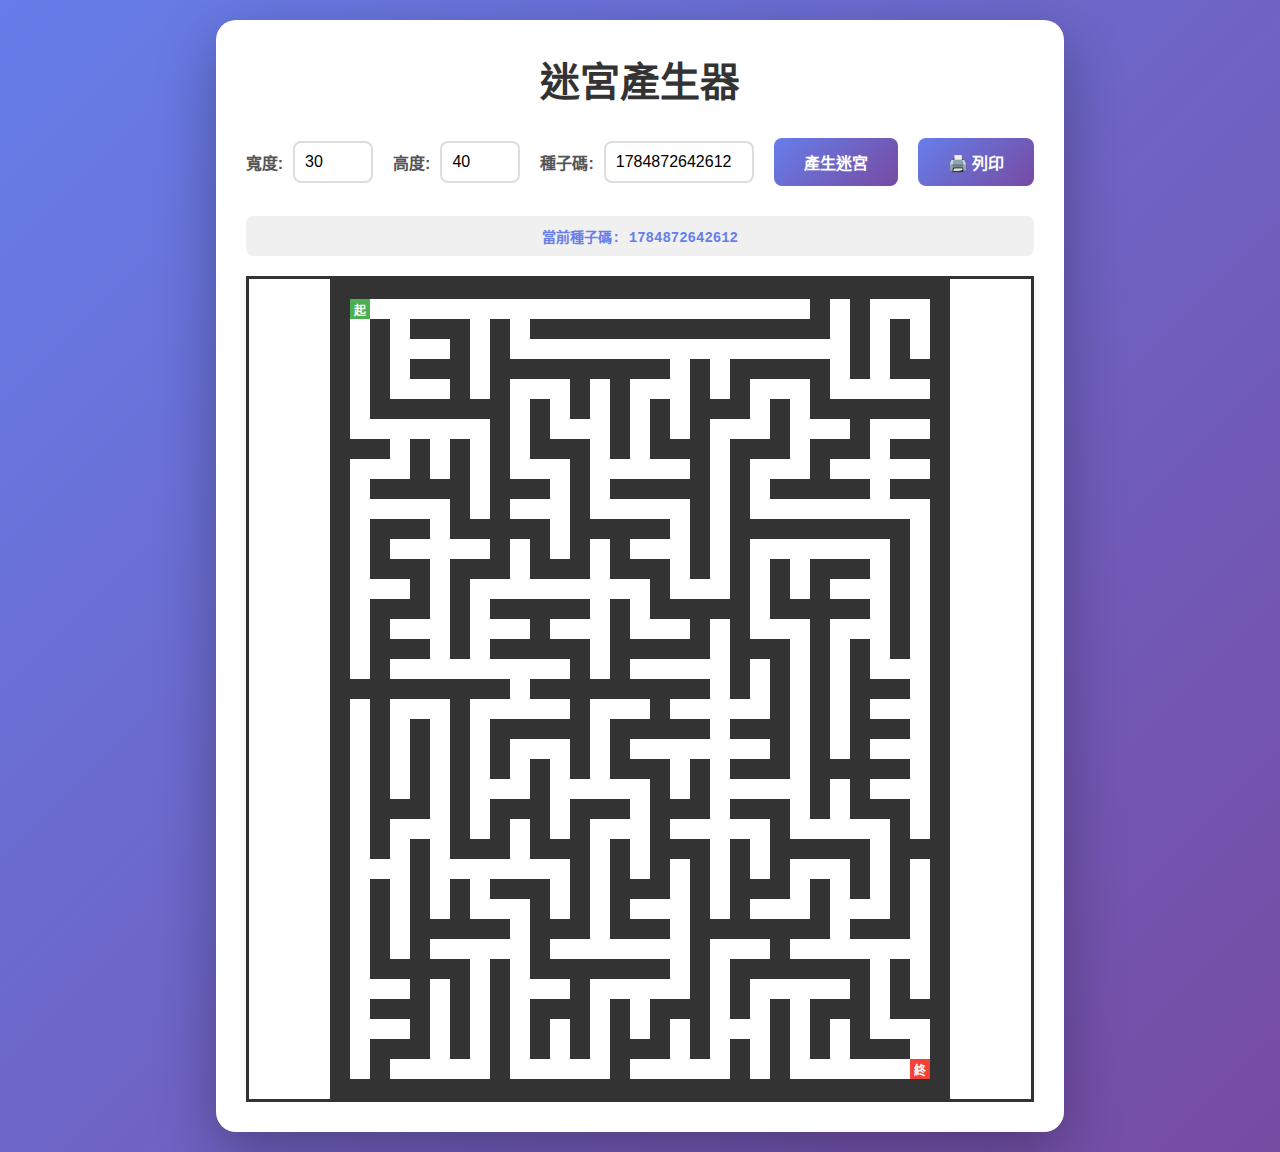
<file: index.html>
<!DOCTYPE html>
<html lang="zh-TW">
<head>
    <meta charset="UTF-8">
    <meta name="viewport" content="width=device-width, initial-scale=1.0">
    <title>迷宮產生器</title>
    <link rel="stylesheet" href="style.css?v=4">
</head>
<body>
    <div class="container">
        <h1>迷宮產生器</h1>
        <div class="controls">
            <div class="input-group">
                <label for="width">寬度:</label>
                <input type="number" id="width" min="5" max="50" value="30">
            </div>
            <div class="input-group">
                <label for="height">高度:</label>
                <input type="number" id="height" min="5" max="50" value="40">
            </div>
            <div class="input-group">
                <label for="seed">種子碼:</label>
                <input type="text" id="seed" placeholder="留空隨機生成">
            </div>
            <button id="generateBtn">產生迷宮</button>
            <button id="printBtn">🖨️ 列印</button>
        </div>
        <div id="seedDisplay" class="seed-display"></div>
        <div id="maze"></div>
        <div class="print-only footer">
            <p>線上產生器: https://wmh.github.io/maze/</p>
        </div>
    </div>
    <script src="maze.js"></script>
</body>
</html>
</file>
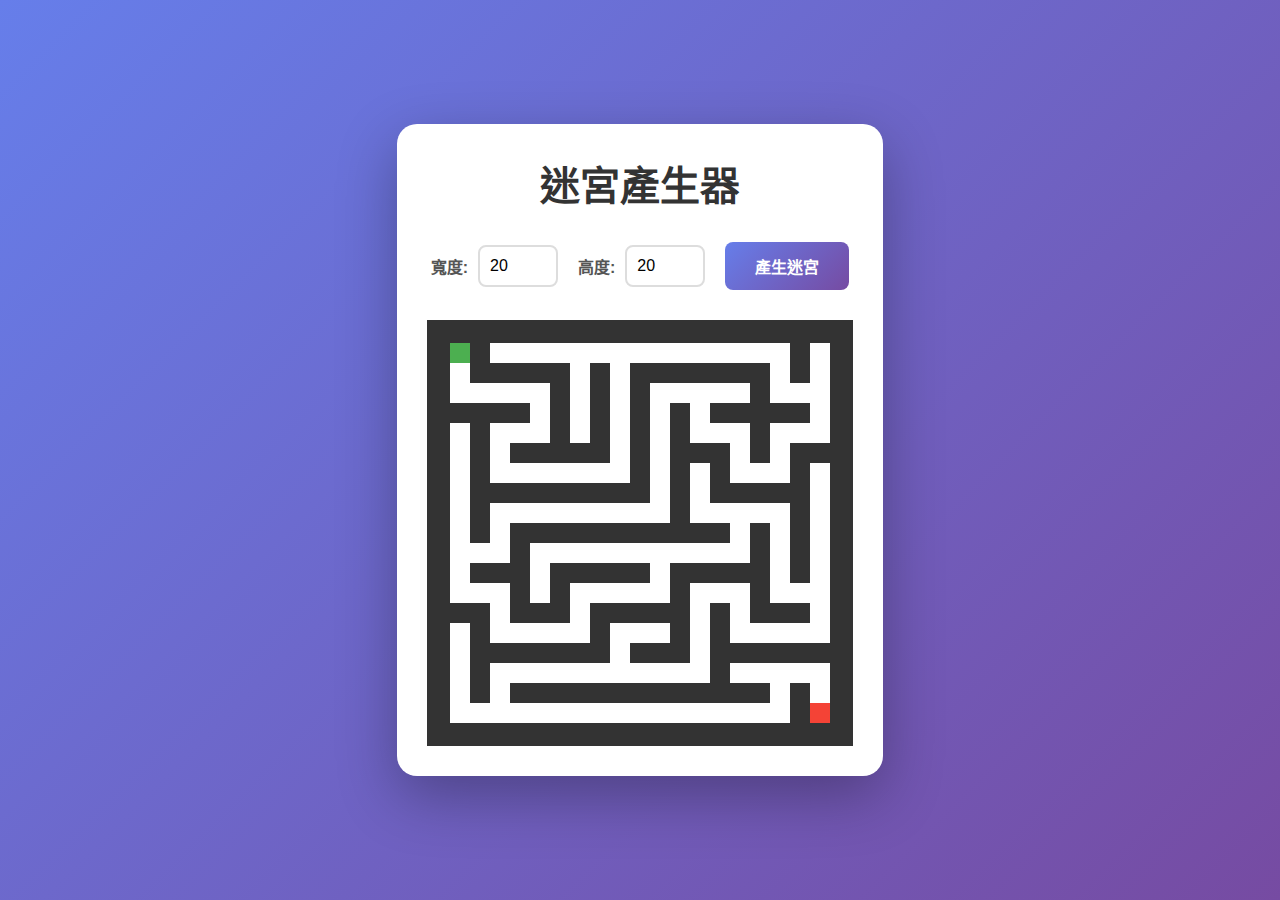
<file: docs/index.html>
<!DOCTYPE html>
<html lang="zh-TW">
<head>
    <meta charset="UTF-8">
    <meta name="viewport" content="width=device-width, initial-scale=1.0">
    <title>迷宮產生器</title>
    <link rel="stylesheet" href="style.css">
</head>
<body>
    <div class="container">
        <h1>迷宮產生器</h1>
        <div class="controls">
            <div class="input-group">
                <label for="width">寬度:</label>
                <input type="number" id="width" min="5" max="50" value="20">
            </div>
            <div class="input-group">
                <label for="height">高度:</label>
                <input type="number" id="height" min="5" max="50" value="20">
            </div>
            <button id="generateBtn">產生迷宮</button>
        </div>
        <div id="maze"></div>
    </div>
    <script src="maze.js"></script>
</body>
</html>
</file>
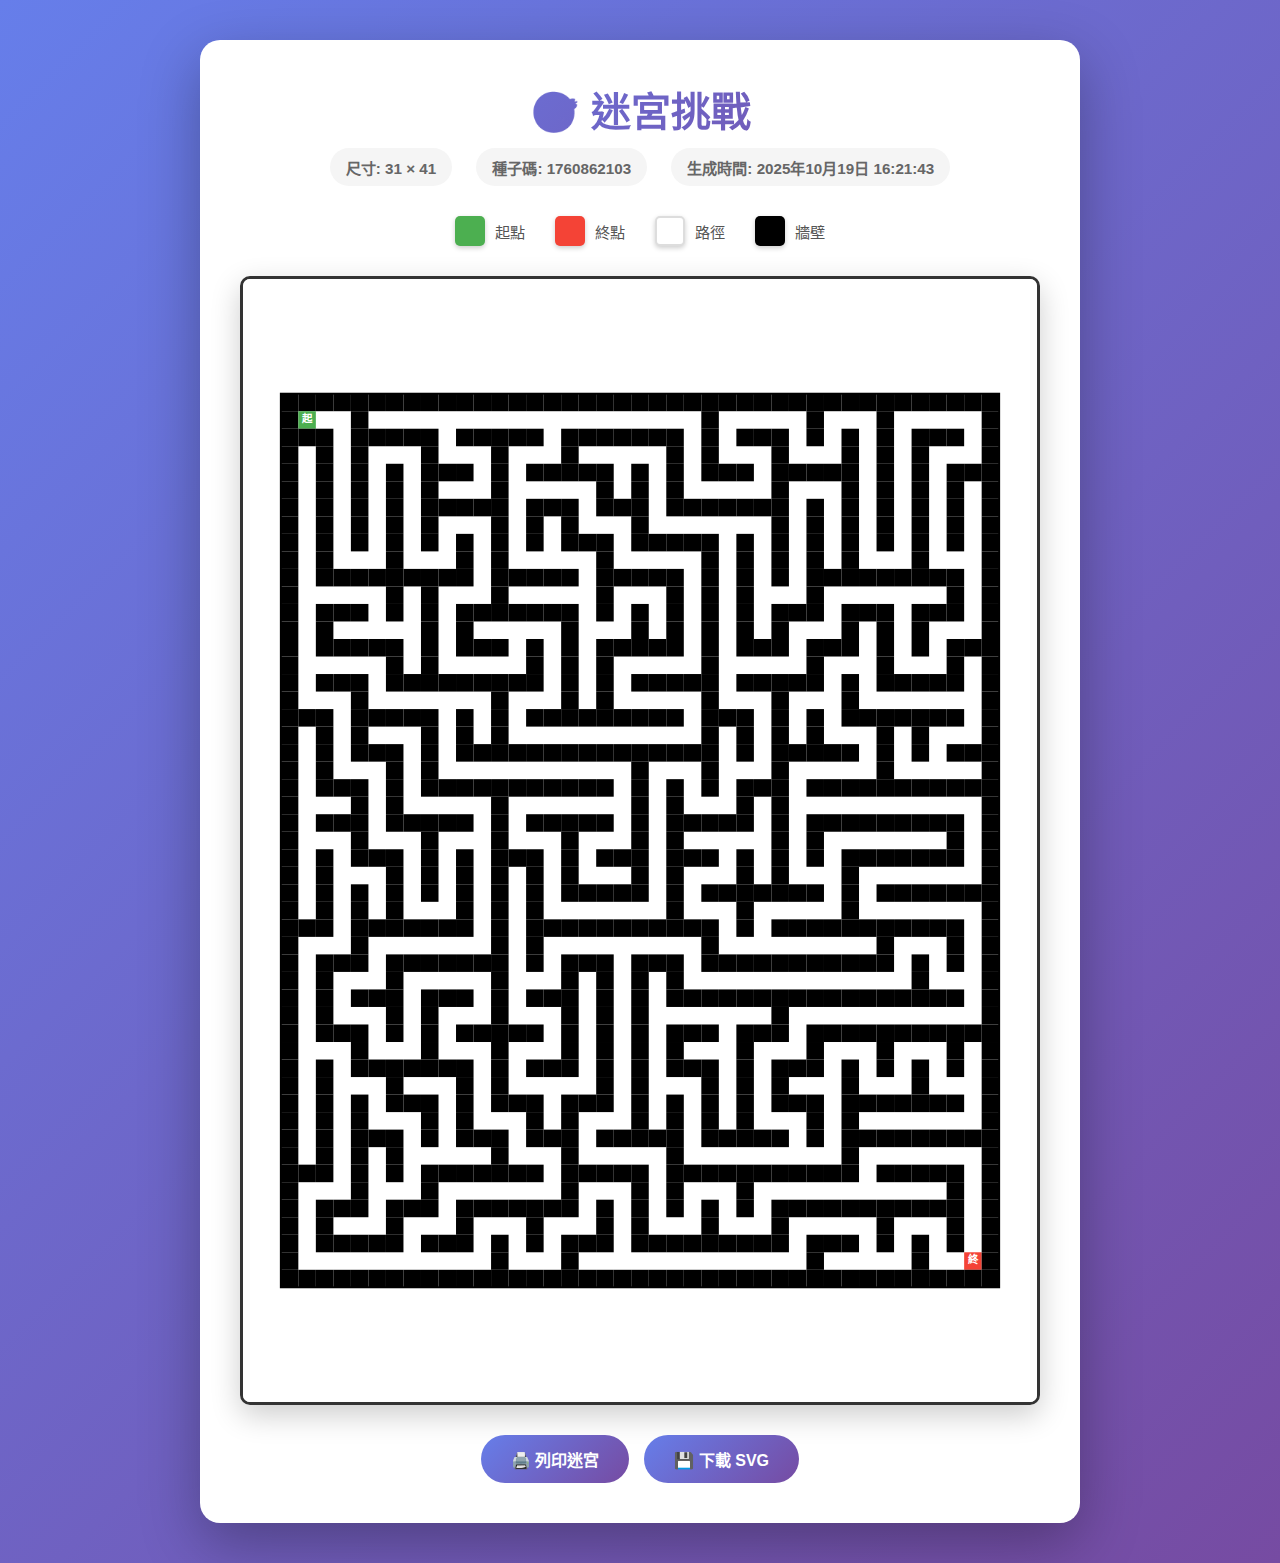
<file: maze.html>
<!DOCTYPE html>
<html lang="zh-TW">
<head>
    <meta charset="UTF-8">
    <meta name="viewport" content="width=device-width, initial-scale=1.0">
    <title>迷宮 - 31x41</title>
    <style>
        * {
            margin: 0;
            padding: 0;
            box-sizing: border-box;
        }
        body {
            font-family: 'Microsoft JhengHei', 'PingFang TC', 'Heiti TC', sans-serif;
            background: linear-gradient(135deg, #667eea 0%, #764ba2 100%);
            min-height: 100vh;
            display: flex;
            flex-direction: column;
            align-items: center;
            padding: 40px 20px;
        }
        .container {
            background: white;
            border-radius: 20px;
            padding: 40px;
            box-shadow: 0 20px 60px rgba(0, 0, 0, 0.3);
            max-width: 95vw;
            animation: fadeIn 0.5s ease-out;
        }
        @keyframes fadeIn {
            from { opacity: 0; transform: translateY(-20px); }
            to { opacity: 1; transform: translateY(0); }
        }
        h1 {
            text-align: center;
            color: #333;
            margin-bottom: 10px;
            font-size: 2.5em;
            background: linear-gradient(135deg, #667eea 0%, #764ba2 100%);
            -webkit-background-clip: text;
            -webkit-text-fill-color: transparent;
            background-clip: text;
        }
        .info {
            text-align: center;
            color: #666;
            margin-bottom: 30px;
            font-size: 0.95em;
        }
        .info span {
            display: inline-block;
            margin: 0 10px;
            padding: 8px 16px;
            background: #f5f5f5;
            border-radius: 20px;
            font-weight: bold;
        }
        .legend {
            display: flex;
            justify-content: center;
            gap: 30px;
            margin-bottom: 30px;
            flex-wrap: wrap;
        }
        .legend-item {
            display: flex;
            align-items: center;
            gap: 10px;
            font-size: 0.95em;
            color: #555;
        }
        .legend-box {
            width: 30px;
            height: 30px;
            border-radius: 5px;
            box-shadow: 0 2px 5px rgba(0, 0, 0, 0.2);
        }
        .maze-wrapper {
            display: flex;
            justify-content: center;
            margin-bottom: 30px;
        }
        .maze-svg {
            border: 3px solid #333;
            border-radius: 10px;
            box-shadow: 0 10px 30px rgba(0, 0, 0, 0.2);
            max-width: 100%;
            height: auto;
        }
        .actions {
            display: flex;
            justify-content: center;
            gap: 15px;
            flex-wrap: wrap;
        }
        .btn {
            padding: 12px 30px;
            background: linear-gradient(135deg, #667eea 0%, #764ba2 100%);
            color: white;
            border: none;
            border-radius: 25px;
            font-size: 16px;
            font-weight: bold;
            cursor: pointer;
            transition: transform 0.2s, box-shadow 0.2s;
            text-decoration: none;
            display: inline-block;
        }
        .btn:hover {
            transform: translateY(-2px);
            box-shadow: 0 5px 15px rgba(102, 126, 234, 0.4);
        }
        .btn:active {
            transform: translateY(0);
        }
        @media print {
            body {
                background: white;
                padding: 0;
            }
            .container {
                box-shadow: none;
                padding: 0;
            }
            h1, .info, .legend, .actions {
                display: none;
            }
            .maze-svg {
                border: none;
                box-shadow: none;
            }
        }
    </style>
</head>
<body>
    <div class="container">
        <h1>🎯 迷宮挑戰</h1>
        <div class="info">
            <span>尺寸: 31 × 41</span>
            <span>種子碼: 1760862103</span>
            <span>生成時間: 2025年10月19日 16:21:43</span>
        </div>
        <div class="legend">
            <div class="legend-item">
                <div class="legend-box" style="background: #4CAF50;"></div>
                <span>起點</span>
            </div>
            <div class="legend-item">
                <div class="legend-box" style="background: #f44336;"></div>
                <span>終點</span>
            </div>
            <div class="legend-item">
                <div class="legend-box" style="background: white; border: 2px solid #ddd;"></div>
                <span>路徑</span>
            </div>
            <div class="legend-item">
                <div class="legend-box" style="background: black;"></div>
                <span>牆壁</span>
            </div>
        </div>
        <div class="maze-wrapper">
            <img src="maze.svg" alt="迷宮" class="maze-svg">
        </div>
        <div class="actions">
            <button class="btn" onclick="window.print()">🖨️ 列印迷宮</button>
            <a href="maze.svg" download class="btn">💾 下載 SVG</a>
        </div>
    </div>
</body>
</html>
</file>
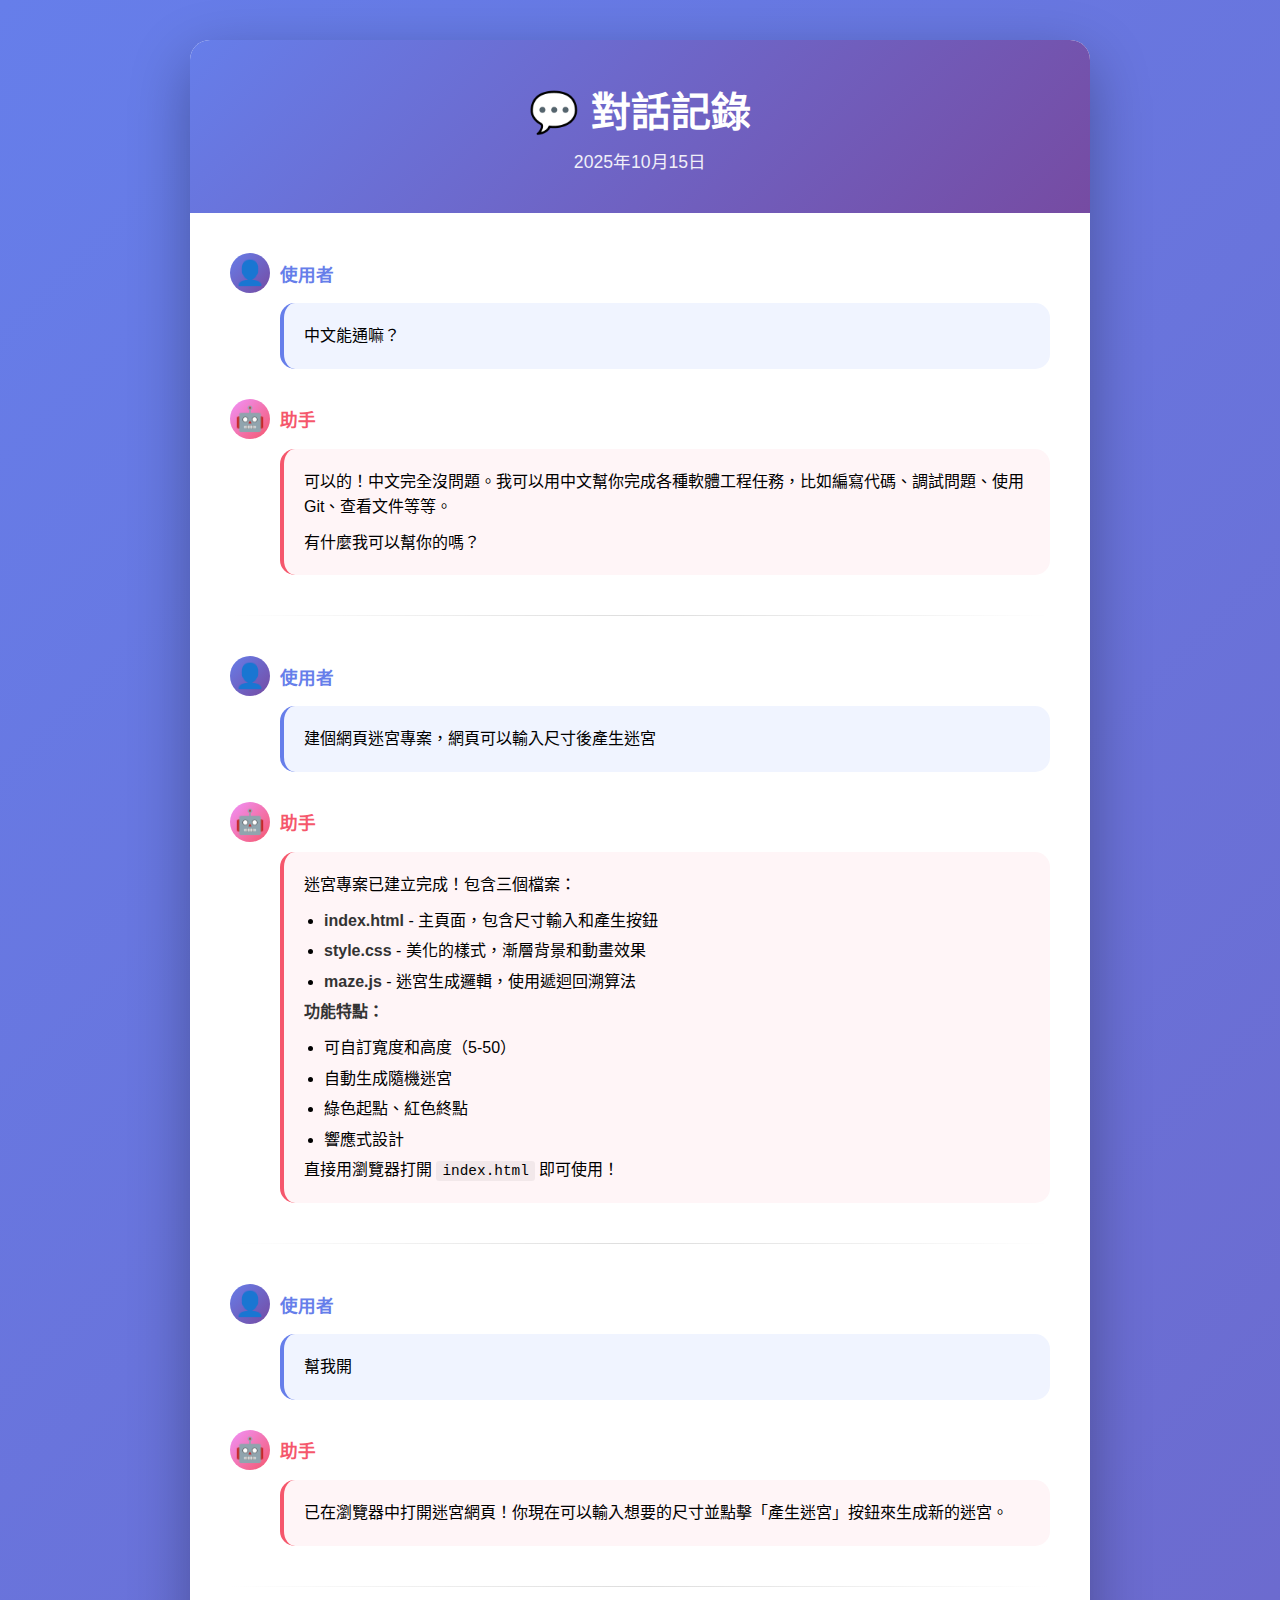
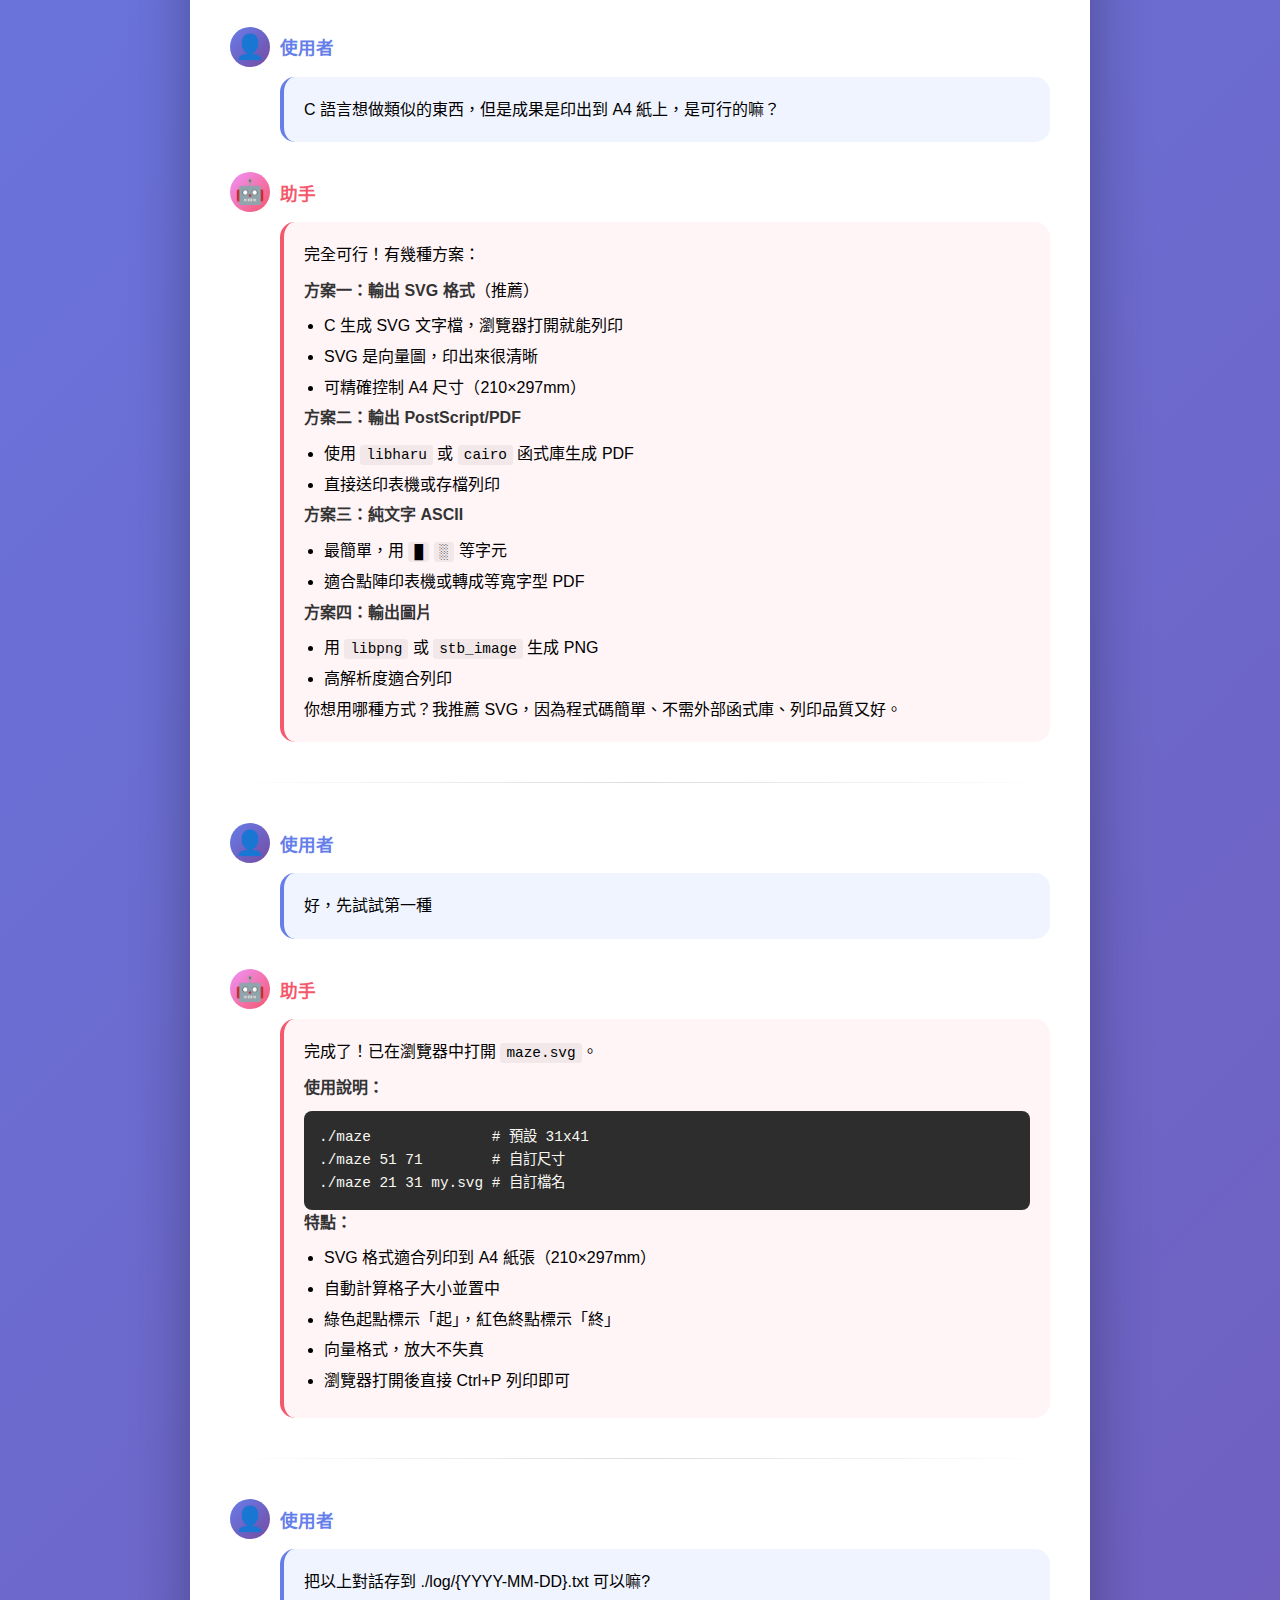
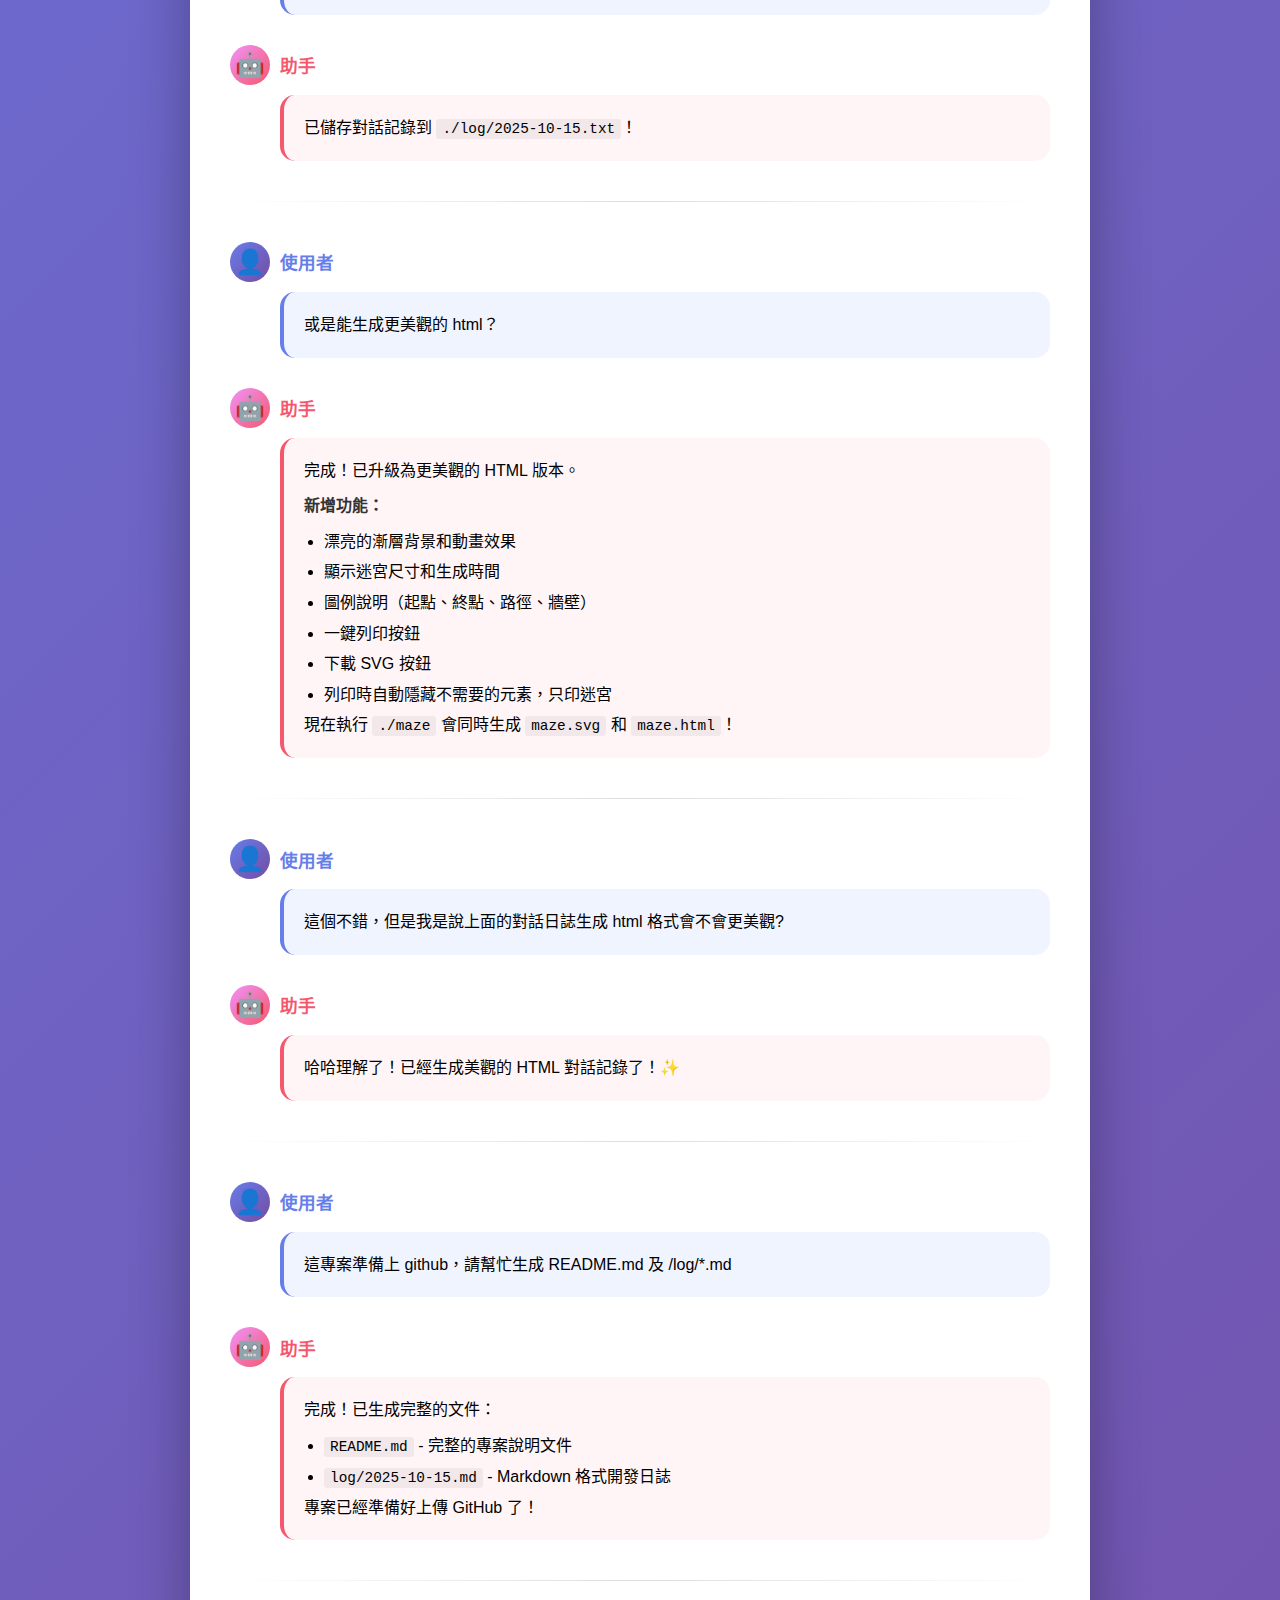
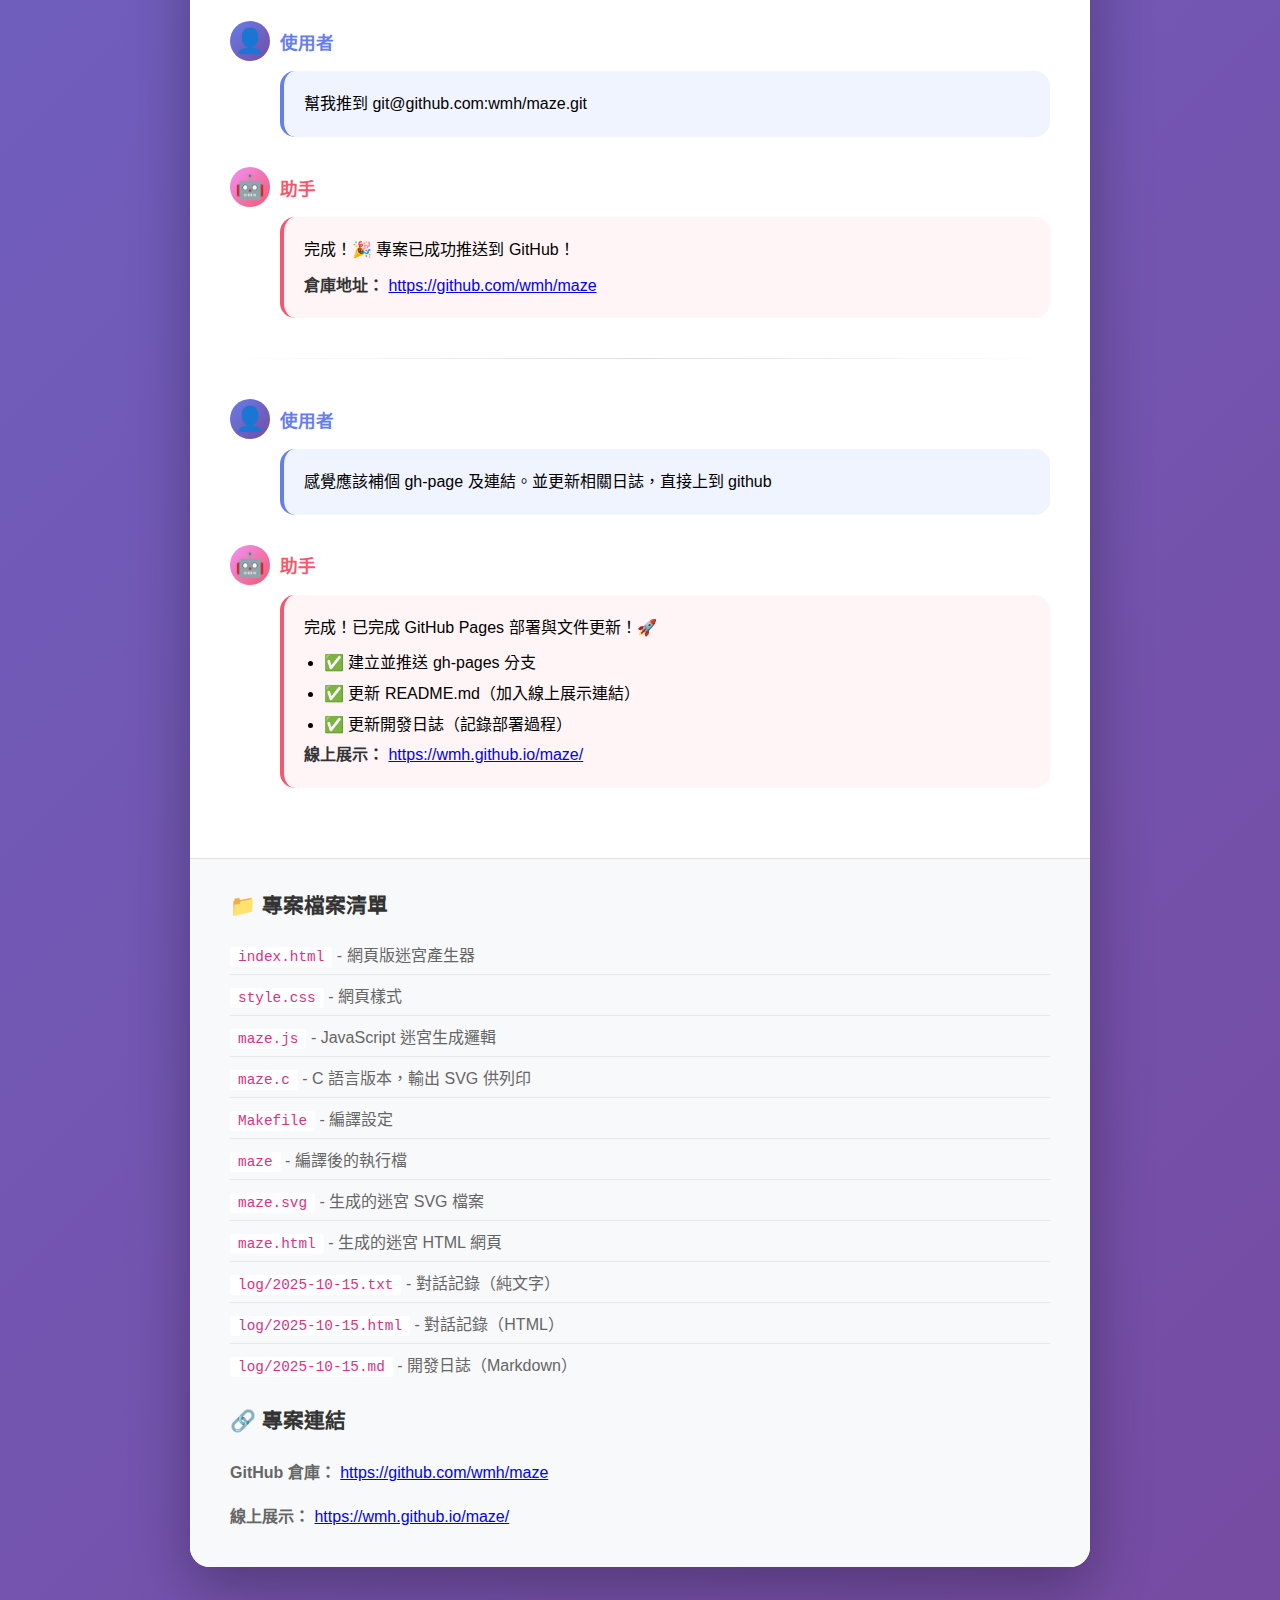
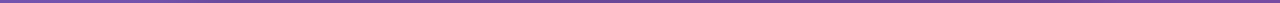
<file: log/2025-10-15.html>
<!DOCTYPE html>
<html lang="zh-TW">
<head>
    <meta charset="UTF-8">
    <meta name="viewport" content="width=device-width, initial-scale=1.0">
    <title>對話記錄 - 2025-10-15</title>
    <style>
        * {
            margin: 0;
            padding: 0;
            box-sizing: border-box;
        }
        body {
            font-family: 'Microsoft JhengHei', 'PingFang TC', 'Heiti TC', 'Segoe UI', sans-serif;
            background: linear-gradient(135deg, #667eea 0%, #764ba2 100%);
            min-height: 100vh;
            padding: 40px 20px;
        }
        .container {
            max-width: 900px;
            margin: 0 auto;
            background: white;
            border-radius: 20px;
            box-shadow: 0 20px 60px rgba(0, 0, 0, 0.3);
            overflow: hidden;
            animation: fadeIn 0.5s ease-out;
        }
        @keyframes fadeIn {
            from { opacity: 0; transform: translateY(-20px); }
            to { opacity: 1; transform: translateY(0); }
        }
        .header {
            background: linear-gradient(135deg, #667eea 0%, #764ba2 100%);
            color: white;
            padding: 40px;
            text-align: center;
        }
        .header h1 {
            font-size: 2.5em;
            margin-bottom: 10px;
        }
        .header .date {
            font-size: 1.1em;
            opacity: 0.9;
        }
        .content {
            padding: 40px;
        }
        .message {
            margin-bottom: 30px;
            animation: slideIn 0.3s ease-out;
        }
        @keyframes slideIn {
            from { opacity: 0; transform: translateX(-10px); }
            to { opacity: 1; transform: translateX(0); }
        }
        .message-header {
            display: flex;
            align-items: center;
            gap: 10px;
            margin-bottom: 10px;
        }
        .avatar {
            width: 40px;
            height: 40px;
            border-radius: 50%;
            display: flex;
            align-items: center;
            justify-content: center;
            font-size: 1.5em;
            flex-shrink: 0;
        }
        .user .avatar {
            background: linear-gradient(135deg, #667eea 0%, #764ba2 100%);
        }
        .assistant .avatar {
            background: linear-gradient(135deg, #f093fb 0%, #f5576c 100%);
        }
        .message-label {
            font-weight: bold;
            font-size: 1.1em;
        }
        .user .message-label {
            color: #667eea;
        }
        .assistant .message-label {
            color: #f5576c;
        }
        .message-content {
            margin-left: 50px;
            padding: 20px;
            border-radius: 15px;
            line-height: 1.6;
        }
        .user .message-content {
            background: #f0f4ff;
            border-left: 4px solid #667eea;
        }
        .assistant .message-content {
            background: #fff5f7;
            border-left: 4px solid #f5576c;
        }
        .message-content p {
            margin-bottom: 10px;
        }
        .message-content p:last-child {
            margin-bottom: 0;
        }
        .message-content strong {
            color: #333;
        }
        .message-content ul, .message-content ol {
            margin-left: 20px;
            margin-top: 10px;
        }
        .message-content li {
            margin-bottom: 5px;
        }
        .message-content code {
            background: rgba(0, 0, 0, 0.05);
            padding: 2px 6px;
            border-radius: 3px;
            font-family: 'Consolas', 'Monaco', monospace;
            font-size: 0.9em;
        }
        .message-content pre {
            background: #2d2d2d;
            color: #f8f8f2;
            padding: 15px;
            border-radius: 8px;
            overflow-x: auto;
            margin-top: 10px;
        }
        .message-content pre code {
            background: none;
            padding: 0;
            color: inherit;
        }
        .divider {
            height: 1px;
            background: linear-gradient(to right, transparent, #ddd, transparent);
            margin: 40px 0;
        }
        .footer {
            background: #f8f9fa;
            padding: 30px 40px;
            border-top: 1px solid #e0e0e0;
        }
        .footer h3 {
            color: #333;
            margin-bottom: 15px;
            font-size: 1.3em;
        }
        .footer ul {
            list-style: none;
        }
        .footer li {
            padding: 8px 0;
            color: #666;
            border-bottom: 1px solid #e8e8e8;
        }
        .footer li:last-child {
            border-bottom: none;
        }
        .footer code {
            background: #fff;
            padding: 2px 8px;
            border-radius: 3px;
            font-family: 'Consolas', 'Monaco', monospace;
            font-size: 0.9em;
            color: #d63384;
        }
        @media print {
            body {
                background: white;
                padding: 0;
            }
            .container {
                box-shadow: none;
            }
        }
    </style>
</head>
<body>
    <div class="container">
        <div class="header">
            <h1>💬 對話記錄</h1>
            <div class="date">2025年10月15日</div>
        </div>
        
        <div class="content">
            <div class="message user">
                <div class="message-header">
                    <div class="avatar">👤</div>
                    <div class="message-label">使用者</div>
                </div>
                <div class="message-content">
                    <p>中文能通嘛？</p>
                </div>
            </div>

            <div class="message assistant">
                <div class="message-header">
                    <div class="avatar">🤖</div>
                    <div class="message-label">助手</div>
                </div>
                <div class="message-content">
                    <p>可以的！中文完全沒問題。我可以用中文幫你完成各種軟體工程任務，比如編寫代碼、調試問題、使用 Git、查看文件等等。</p>
                    <p>有什麼我可以幫你的嗎？</p>
                </div>
            </div>

            <div class="divider"></div>

            <div class="message user">
                <div class="message-header">
                    <div class="avatar">👤</div>
                    <div class="message-label">使用者</div>
                </div>
                <div class="message-content">
                    <p>建個網頁迷宮專案，網頁可以輸入尺寸後產生迷宮</p>
                </div>
            </div>

            <div class="message assistant">
                <div class="message-header">
                    <div class="avatar">🤖</div>
                    <div class="message-label">助手</div>
                </div>
                <div class="message-content">
                    <p>迷宮專案已建立完成！包含三個檔案：</p>
                    <ul>
                        <li><strong>index.html</strong> - 主頁面，包含尺寸輸入和產生按鈕</li>
                        <li><strong>style.css</strong> - 美化的樣式，漸層背景和動畫效果</li>
                        <li><strong>maze.js</strong> - 迷宮生成邏輯，使用遞迴回溯算法</li>
                    </ul>
                    <p><strong>功能特點：</strong></p>
                    <ul>
                        <li>可自訂寬度和高度（5-50）</li>
                        <li>自動生成隨機迷宮</li>
                        <li>綠色起點、紅色終點</li>
                        <li>響應式設計</li>
                    </ul>
                    <p>直接用瀏覽器打開 <code>index.html</code> 即可使用！</p>
                </div>
            </div>

            <div class="divider"></div>

            <div class="message user">
                <div class="message-header">
                    <div class="avatar">👤</div>
                    <div class="message-label">使用者</div>
                </div>
                <div class="message-content">
                    <p>幫我開</p>
                </div>
            </div>

            <div class="message assistant">
                <div class="message-header">
                    <div class="avatar">🤖</div>
                    <div class="message-label">助手</div>
                </div>
                <div class="message-content">
                    <p>已在瀏覽器中打開迷宮網頁！你現在可以輸入想要的尺寸並點擊「產生迷宮」按鈕來生成新的迷宮。</p>
                </div>
            </div>

            <div class="divider"></div>

            <div class="message user">
                <div class="message-header">
                    <div class="avatar">👤</div>
                    <div class="message-label">使用者</div>
                </div>
                <div class="message-content">
                    <p>C 語言想做類似的東西，但是成果是印出到 A4 紙上，是可行的嘛？</p>
                </div>
            </div>

            <div class="message assistant">
                <div class="message-header">
                    <div class="avatar">🤖</div>
                    <div class="message-label">助手</div>
                </div>
                <div class="message-content">
                    <p>完全可行！有幾種方案：</p>
                    <p><strong>方案一：輸出 SVG 格式</strong>（推薦）</p>
                    <ul>
                        <li>C 生成 SVG 文字檔，瀏覽器打開就能列印</li>
                        <li>SVG 是向量圖，印出來很清晰</li>
                        <li>可精確控制 A4 尺寸（210×297mm）</li>
                    </ul>
                    <p><strong>方案二：輸出 PostScript/PDF</strong></p>
                    <ul>
                        <li>使用 <code>libharu</code> 或 <code>cairo</code> 函式庫生成 PDF</li>
                        <li>直接送印表機或存檔列印</li>
                    </ul>
                    <p><strong>方案三：純文字 ASCII</strong></p>
                    <ul>
                        <li>最簡單，用 <code>█</code> <code>░</code> 等字元</li>
                        <li>適合點陣印表機或轉成等寬字型 PDF</li>
                    </ul>
                    <p><strong>方案四：輸出圖片</strong></p>
                    <ul>
                        <li>用 <code>libpng</code> 或 <code>stb_image</code> 生成 PNG</li>
                        <li>高解析度適合列印</li>
                    </ul>
                    <p>你想用哪種方式？我推薦 SVG，因為程式碼簡單、不需外部函式庫、列印品質又好。</p>
                </div>
            </div>

            <div class="divider"></div>

            <div class="message user">
                <div class="message-header">
                    <div class="avatar">👤</div>
                    <div class="message-label">使用者</div>
                </div>
                <div class="message-content">
                    <p>好，先試試第一種</p>
                </div>
            </div>

            <div class="message assistant">
                <div class="message-header">
                    <div class="avatar">🤖</div>
                    <div class="message-label">助手</div>
                </div>
                <div class="message-content">
                    <p>完成了！已在瀏覽器中打開 <code>maze.svg</code>。</p>
                    <p><strong>使用說明：</strong></p>
                    <pre><code>./maze              # 預設 31x41
./maze 51 71        # 自訂尺寸
./maze 21 31 my.svg # 自訂檔名</code></pre>
                    <p><strong>特點：</strong></p>
                    <ul>
                        <li>SVG 格式適合列印到 A4 紙張（210×297mm）</li>
                        <li>自動計算格子大小並置中</li>
                        <li>綠色起點標示「起」，紅色終點標示「終」</li>
                        <li>向量格式，放大不失真</li>
                        <li>瀏覽器打開後直接 Ctrl+P 列印即可</li>
                    </ul>
                </div>
            </div>

            <div class="divider"></div>

            <div class="message user">
                <div class="message-header">
                    <div class="avatar">👤</div>
                    <div class="message-label">使用者</div>
                </div>
                <div class="message-content">
                    <p>把以上對話存到 ./log/{YYYY-MM-DD}.txt 可以嘛?</p>
                </div>
            </div>

            <div class="message assistant">
                <div class="message-header">
                    <div class="avatar">🤖</div>
                    <div class="message-label">助手</div>
                </div>
                <div class="message-content">
                    <p>已儲存對話記錄到 <code>./log/2025-10-15.txt</code>！</p>
                </div>
            </div>

            <div class="divider"></div>

            <div class="message user">
                <div class="message-header">
                    <div class="avatar">👤</div>
                    <div class="message-label">使用者</div>
                </div>
                <div class="message-content">
                    <p>或是能生成更美觀的 html？</p>
                </div>
            </div>

            <div class="message assistant">
                <div class="message-header">
                    <div class="avatar">🤖</div>
                    <div class="message-label">助手</div>
                </div>
                <div class="message-content">
                    <p>完成！已升級為更美觀的 HTML 版本。</p>
                    <p><strong>新增功能：</strong></p>
                    <ul>
                        <li>漂亮的漸層背景和動畫效果</li>
                        <li>顯示迷宮尺寸和生成時間</li>
                        <li>圖例說明（起點、終點、路徑、牆壁）</li>
                        <li>一鍵列印按鈕</li>
                        <li>下載 SVG 按鈕</li>
                        <li>列印時自動隱藏不需要的元素，只印迷宮</li>
                    </ul>
                    <p>現在執行 <code>./maze</code> 會同時生成 <code>maze.svg</code> 和 <code>maze.html</code>！</p>
                </div>
            </div>

            <div class="divider"></div>

            <div class="message user">
                <div class="message-header">
                    <div class="avatar">👤</div>
                    <div class="message-label">使用者</div>
                </div>
                <div class="message-content">
                    <p>這個不錯，但是我是說上面的對話日誌生成 html 格式會不會更美觀?</p>
                </div>
            </div>

            <div class="message assistant">
                <div class="message-header">
                    <div class="avatar">🤖</div>
                    <div class="message-label">助手</div>
                </div>
                <div class="message-content">
                    <p>哈哈理解了！已經生成美觀的 HTML 對話記錄了！✨</p>
                </div>
            </div>

            <div class="divider"></div>

            <div class="message user">
                <div class="message-header">
                    <div class="avatar">👤</div>
                    <div class="message-label">使用者</div>
                </div>
                <div class="message-content">
                    <p>這專案準備上 github，請幫忙生成 README.md 及 /log/*.md</p>
                </div>
            </div>

            <div class="message assistant">
                <div class="message-header">
                    <div class="avatar">🤖</div>
                    <div class="message-label">助手</div>
                </div>
                <div class="message-content">
                    <p>完成！已生成完整的文件：</p>
                    <ul>
                        <li><code>README.md</code> - 完整的專案說明文件</li>
                        <li><code>log/2025-10-15.md</code> - Markdown 格式開發日誌</li>
                    </ul>
                    <p>專案已經準備好上傳 GitHub 了！</p>
                </div>
            </div>

            <div class="divider"></div>

            <div class="message user">
                <div class="message-header">
                    <div class="avatar">👤</div>
                    <div class="message-label">使用者</div>
                </div>
                <div class="message-content">
                    <p>幫我推到 git@github.com:wmh/maze.git</p>
                </div>
            </div>

            <div class="message assistant">
                <div class="message-header">
                    <div class="avatar">🤖</div>
                    <div class="message-label">助手</div>
                </div>
                <div class="message-content">
                    <p>完成！🎉 專案已成功推送到 GitHub！</p>
                    <p><strong>倉庫地址：</strong> <a href="https://github.com/wmh/maze" target="_blank">https://github.com/wmh/maze</a></p>
                </div>
            </div>

            <div class="divider"></div>

            <div class="message user">
                <div class="message-header">
                    <div class="avatar">👤</div>
                    <div class="message-label">使用者</div>
                </div>
                <div class="message-content">
                    <p>感覺應該補個 gh-page 及連結。並更新相關日誌，直接上到 github</p>
                </div>
            </div>

            <div class="message assistant">
                <div class="message-header">
                    <div class="avatar">🤖</div>
                    <div class="message-label">助手</div>
                </div>
                <div class="message-content">
                    <p>完成！已完成 GitHub Pages 部署與文件更新！🚀</p>
                    <ul>
                        <li>✅ 建立並推送 gh-pages 分支</li>
                        <li>✅ 更新 README.md（加入線上展示連結）</li>
                        <li>✅ 更新開發日誌（記錄部署過程）</li>
                    </ul>
                    <p><strong>線上展示：</strong> <a href="https://wmh.github.io/maze/" target="_blank">https://wmh.github.io/maze/</a></p>
                </div>
            </div>
        </div>

        <div class="footer">
            <h3>📁 專案檔案清單</h3>
            <ul>
                <li><code>index.html</code> - 網頁版迷宮產生器</li>
                <li><code>style.css</code> - 網頁樣式</li>
                <li><code>maze.js</code> - JavaScript 迷宮生成邏輯</li>
                <li><code>maze.c</code> - C 語言版本，輸出 SVG 供列印</li>
                <li><code>Makefile</code> - 編譯設定</li>
                <li><code>maze</code> - 編譯後的執行檔</li>
                <li><code>maze.svg</code> - 生成的迷宮 SVG 檔案</li>
                <li><code>maze.html</code> - 生成的迷宮 HTML 網頁</li>
                <li><code>log/2025-10-15.txt</code> - 對話記錄（純文字）</li>
                <li><code>log/2025-10-15.html</code> - 對話記錄（HTML）</li>
                <li><code>log/2025-10-15.md</code> - 開發日誌（Markdown）</li>
            </ul>
            <h3 style="margin-top: 20px;">🔗 專案連結</h3>
            <ul style="list-style: none; padding-left: 0;">
                <li style="padding: 10px 0; border: none;">
                    <strong>GitHub 倉庫：</strong> <a href="https://github.com/wmh/maze" target="_blank">https://github.com/wmh/maze</a>
                </li>
                <li style="padding: 10px 0; border: none;">
                    <strong>線上展示：</strong> <a href="https://wmh.github.io/maze/" target="_blank">https://wmh.github.io/maze/</a>
                </li>
            </ul>
        </div>
    </div>
</body>
</html>
</file>
<file: style.css>
* {
    margin: 0;
    padding: 0;
    box-sizing: border-box;
}

body {
    font-family: 'Arial', sans-serif;
    background: linear-gradient(135deg, #667eea 0%, #764ba2 100%);
    min-height: 100vh;
    display: flex;
    justify-content: center;
    align-items: center;
    padding: 20px;
}

.container {
    background: white;
    border-radius: 20px;
    padding: 30px;
    box-shadow: 0 20px 60px rgba(0, 0, 0, 0.3);
    max-width: 90vw;
}

h1 {
    text-align: center;
    color: #333;
    margin-bottom: 30px;
    font-size: 2.5em;
}

.controls {
    display: flex;
    gap: 20px;
    justify-content: center;
    align-items: center;
    margin-bottom: 30px;
    flex-wrap: wrap;
}

.input-group {
    display: flex;
    align-items: center;
    gap: 10px;
}

.input-group label {
    font-weight: bold;
    color: #555;
}

.input-group input {
    padding: 10px;
    border: 2px solid #ddd;
    border-radius: 8px;
    font-size: 16px;
    width: 80px;
    transition: border-color 0.3s;
}

.input-group input[type="text"] {
    width: 150px;
}

.input-group input:focus {
    outline: none;
    border-color: #667eea;
}

.seed-display {
    text-align: center;
    margin-bottom: 20px;
    padding: 10px;
    background: #f0f0f0;
    border-radius: 8px;
    font-family: 'Courier New', monospace;
    font-weight: bold;
    color: #667eea;
    font-size: 14px;
}

button {
    padding: 12px 30px;
    background: linear-gradient(135deg, #667eea 0%, #764ba2 100%);
    color: white;
    border: none;
    border-radius: 8px;
    font-size: 16px;
    font-weight: bold;
    cursor: pointer;
    transition: transform 0.2s, box-shadow 0.2s;
}

button:hover {
    transform: translateY(-2px);
    box-shadow: 0 5px 15px rgba(102, 126, 234, 0.4);
}

button:active {
    transform: translateY(0);
}

#maze {
    display: inline-block;
    border: 3px solid #333;
    background: white;
    margin: 0 auto;
    display: flex;
    justify-content: center;
}

.maze-table {
    border-collapse: collapse;
}

.maze-cell {
    width: 20px;
    height: 20px;
    border: none;
    text-align: center;
    vertical-align: middle;
    font-size: 12px;
    font-weight: bold;
    color: white;
}

.maze-cell.wall {
    background-color: #333;
}

.maze-cell.path {
    background-color: #fff;
}

.maze-cell.start {
    background-color: #4CAF50;
    color: white;
}

.maze-cell.end {
    background-color: #f44336;
    color: white;
}

.print-only {
    display: none;
}

/* 列印樣式 - 必須放在最後 */
@media print {
    * {
        -webkit-print-color-adjust: exact;
        print-color-adjust: exact;
    }
    
    @page {
        size: A4;
        margin: 15mm;
    }
    
    body {
        background: white !important;
        padding: 0 !important;
        display: block !important;
        min-height: 0 !important;
    }
    
    .container {
        box-shadow: none !important;
        padding: 0 !important;
        border-radius: 0 !important;
        max-width: 100% !important;
        background: white !important;
    }
    
    .controls {
        display: none !important;
    }
    
    .print-only {
        display: block !important;
    }
    
    .footer {
        margin-top: 10mm !important;
        padding-top: 5mm !important;
        border-top: 1px solid #ddd !important;
        text-align: center !important;
        font-size: 10pt !important;
        color: #666 !important;
    }
    
    .footer p {
        margin: 0 !important;
    }
    
    h1 {
        margin-bottom: 5mm !important;
        font-size: 18pt !important;
        page-break-after: avoid !important;
        display: block !important;
    }
    
    .seed-display {
        margin-bottom: 5mm !important;
        background: white !important;
        border: 1px solid #ddd !important;
        page-break-after: avoid !important;
        font-size: 10pt !important;
        display: block !important;
    }
    
    #maze {
        display: block !important;
        border: 2px solid #333 !important;
        page-break-inside: avoid !important;
        margin: 0 auto 5mm auto !important;
        width: fit-content !important;
        background: white !important;
    }
    
    .maze-table {
        page-break-inside: avoid !important;
        display: table !important;
        border-collapse: collapse !important;
        margin: 0 auto !important;
    }
    
    .maze-table tr {
        display: table-row !important;
    }
    
    .maze-table td {
        display: table-cell !important;
    }
    
    .maze-cell {
        width: 5mm !important;
        height: 5mm !important;
        border: none !important;
        padding: 0 !important;
        margin: 0 !important;
        text-align: center !important;
        vertical-align: middle !important;
        font-size: 8pt !important;
        font-weight: bold !important;
        line-height: 5mm !important;
    }
    
    .maze-cell.wall {
        background-color: #333 !important;
    }
    
    .maze-cell.path {
        background-color: #fff !important;
    }
    
    .maze-cell.start {
        background-color: #4CAF50 !important;
        color: white !important;
    }
    
    .maze-cell.end {
        background-color: #f44336 !important;
        color: white !important;
    }
}
</file>
<file: docs/style.css>
* {
    margin: 0;
    padding: 0;
    box-sizing: border-box;
}

body {
    font-family: 'Arial', sans-serif;
    background: linear-gradient(135deg, #667eea 0%, #764ba2 100%);
    min-height: 100vh;
    display: flex;
    justify-content: center;
    align-items: center;
    padding: 20px;
}

.container {
    background: white;
    border-radius: 20px;
    padding: 30px;
    box-shadow: 0 20px 60px rgba(0, 0, 0, 0.3);
    max-width: 90vw;
}

h1 {
    text-align: center;
    color: #333;
    margin-bottom: 30px;
    font-size: 2.5em;
}

.controls {
    display: flex;
    gap: 20px;
    justify-content: center;
    align-items: center;
    margin-bottom: 30px;
    flex-wrap: wrap;
}

.input-group {
    display: flex;
    align-items: center;
    gap: 10px;
}

.input-group label {
    font-weight: bold;
    color: #555;
}

.input-group input {
    padding: 10px;
    border: 2px solid #ddd;
    border-radius: 8px;
    font-size: 16px;
    width: 80px;
    transition: border-color 0.3s;
}

.input-group input:focus {
    outline: none;
    border-color: #667eea;
}

button {
    padding: 12px 30px;
    background: linear-gradient(135deg, #667eea 0%, #764ba2 100%);
    color: white;
    border: none;
    border-radius: 8px;
    font-size: 16px;
    font-weight: bold;
    cursor: pointer;
    transition: transform 0.2s, box-shadow 0.2s;
}

button:hover {
    transform: translateY(-2px);
    box-shadow: 0 5px 15px rgba(102, 126, 234, 0.4);
}

button:active {
    transform: translateY(0);
}

#maze {
    display: inline-block;
    border: 3px solid #333;
    background: white;
    margin: 0 auto;
    display: flex;
    justify-content: center;
}

.maze-table {
    border-collapse: collapse;
}

.maze-cell {
    width: 20px;
    height: 20px;
    border: none;
}

.maze-cell.wall {
    background-color: #333;
}

.maze-cell.path {
    background-color: #fff;
}

.maze-cell.start {
    background-color: #4CAF50;
}

.maze-cell.end {
    background-color: #f44336;
}
</file>
